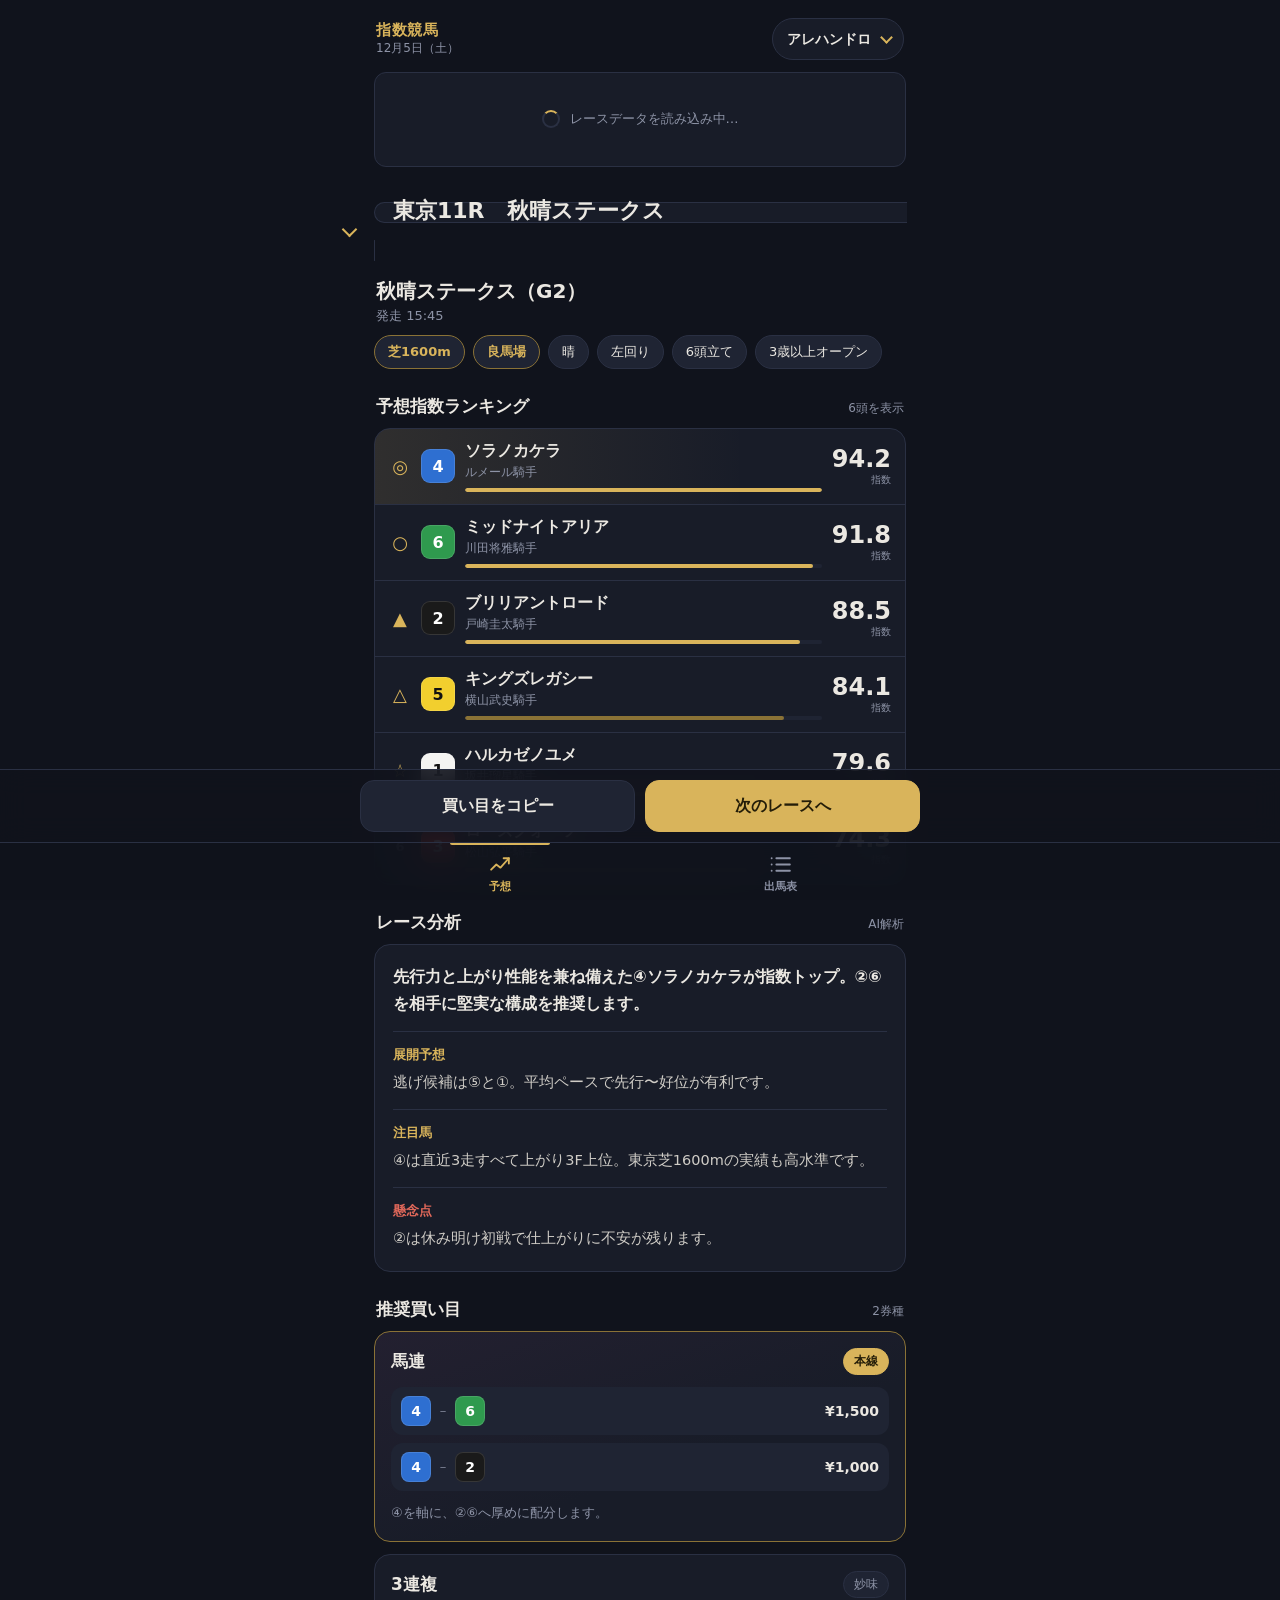
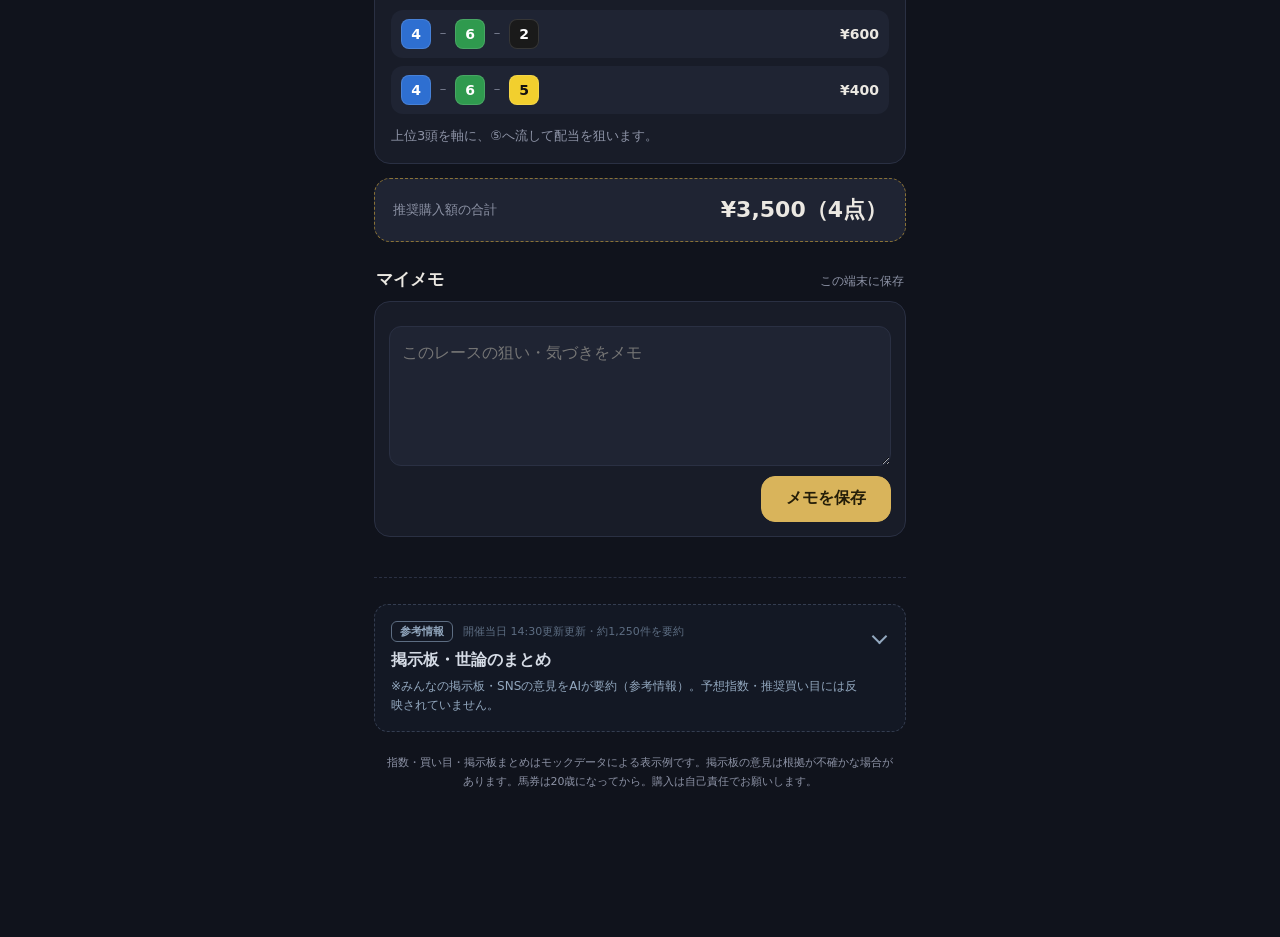
<file: index.html>
<!DOCTYPE html>
<html lang="ja">
<head>
<meta charset="UTF-8">
<meta name="viewport" content="width=device-width, initial-scale=1, viewport-fit=cover">
<meta name="theme-color" content="#10131c">
<meta name="apple-mobile-web-app-capable" content="yes">
<meta name="mobile-web-app-capable" content="yes">
<meta name="apple-mobile-web-app-status-bar-style" content="black-translucent">
<meta name="apple-mobile-web-app-title" content="指数競馬">
<link rel="manifest" href="manifest.webmanifest">
<link rel="apple-touch-icon" href="icon-180.png">
<link rel="stylesheet" href="nav.css">
<script src="nav.js" defer></script>
<title>指数競馬 | レース詳細</title>
<style>
:root{
  --bg:#10131c; --panel:#181c28; --panel2:#1f2433; --line:#2a3043;
  --text:#ebe8e2; --mute:#8d93a6; --gold:#d9b45b; --gold-d:#8a7236; --red:#e0685a;
  --r:16px;
  --font:-apple-system,"Hiragino Sans","Hiragino Kaku Gothic ProN","Noto Sans JP","Yu Gothic",system-ui,sans-serif;
}
*{box-sizing:border-box;-webkit-tap-highlight-color:transparent}
html,body{margin:0;background:var(--bg);color:var(--text);font-family:var(--font);
  -webkit-text-size-adjust:100%;overscroll-behavior-y:none}
body{padding:env(safe-area-inset-top) 0 0;min-height:100vh;min-height:100dvh}
.wrap{max-width:560px;margin:0 auto;padding:12px 14px calc(88px + var(--tab-h,0px))}
h1,h2,h3,p{margin:0}

/* header */
.top{display:flex;align-items:center;justify-content:space-between;padding:6px 2px 12px}
.brand{font-size:15px;font-weight:700;letter-spacing:.04em;color:var(--gold)}
.date{font-size:12px;color:var(--mute)}

/* race select */
.select{position:relative;background:var(--panel);border:1px solid var(--line);border-radius:var(--r)}
.select select{appearance:none;-webkit-appearance:none;width:100%;background:transparent;border:0;color:var(--text);
  font:700 22px/1.2 var(--font);padding:16px 48px 16px 18px;border-radius:var(--r);min-height:60px}
.select select:focus-visible{outline:2px solid var(--gold);outline-offset:2px}
.select::after{content:"";position:absolute;right:20px;top:50%;width:9px;height:9px;margin-top:-7px;
  border-right:2px solid var(--gold);border-bottom:2px solid var(--gold);transform:rotate(45deg);pointer-events:none}
.select option{font-size:17px;background:#fff;color:#000}

/* conditions */
.race-name{margin:18px 2px 10px;font-size:13px;color:var(--mute)}
.race-name b{display:block;font-size:20px;color:var(--text);margin-bottom:2px}
.chips{display:flex;flex-wrap:wrap;gap:8px;margin:0 0 4px}
.chip{background:var(--panel2);border:1px solid var(--line);border-radius:999px;padding:7px 13px;font-size:13px;white-space:nowrap}
.chip.main{border-color:var(--gold-d);color:var(--gold);font-weight:700}

/* sections */
section{margin-top:26px}
.sec-h{display:flex;align-items:baseline;justify-content:space-between;margin:0 2px 10px}
.sec-h h2{font-size:17px;font-weight:700}
.sec-h span{font-size:12px;color:var(--mute)}

/* ranking */
.rank{background:var(--panel);border:1px solid var(--line);border-radius:var(--r);overflow:hidden}
.row{position:relative;display:grid;grid-template-columns:22px 34px 1fr auto;gap:10px;align-items:center;
  padding:12px 14px;border-top:1px solid var(--line);min-height:62px}
.row:first-child{border-top:0}
.row.top1{background:linear-gradient(90deg,rgba(217,180,91,.12),transparent 70%)}
.mark{font-size:18px;text-align:center;color:var(--gold);font-weight:700}
.mark.dim{color:var(--mute);font-size:13px}
.num{width:34px;height:34px;border-radius:9px;display:grid;place-items:center;font-weight:800;font-size:16px;
  font-variant-numeric:tabular-nums;box-shadow:inset 0 0 0 1px rgba(255,255,255,.12)}
.info{min-width:0}
.hname{font-size:16px;font-weight:700;white-space:nowrap;overflow:hidden;text-overflow:ellipsis}
.jk{font-size:12px;color:var(--mute);margin-top:2px;white-space:nowrap;overflow:hidden;text-overflow:ellipsis}
.bar{height:4px;border-radius:2px;background:var(--panel2);margin-top:7px;overflow:hidden}
.bar i{display:block;height:100%;border-radius:2px;background:var(--gold-d);width:0;transition:width .6s cubic-bezier(.2,.8,.2,1)}
.top1 .bar i,.top2 .bar i,.top3 .bar i{background:var(--gold)}
.score{font-size:24px;font-weight:800;font-variant-numeric:tabular-nums;text-align:right;line-height:1}
.score small{display:block;font-size:10px;font-weight:500;color:var(--mute);margin-top:4px}

/* analysis */
.analysis{background:var(--panel);border:1px solid var(--line);border-radius:var(--r);padding:18px 18px 6px}
.analysis .lead{font-size:16px;line-height:1.7;font-weight:600;padding-bottom:14px;border-bottom:1px solid var(--line)}
.a-item{padding:14px 0;border-bottom:1px solid var(--line)}
.a-item:last-child{border-bottom:0}
.a-item h3{font-size:13px;color:var(--gold);margin-bottom:5px}
.a-item p{font-size:14.5px;line-height:1.8;color:#cfccc6}
.a-item.warn h3{color:var(--red)}

/* bets */
.bets{display:grid;gap:12px}
.bet{background:var(--panel);border:1px solid var(--line);border-radius:var(--r);padding:16px}
.bet.hero{border-color:var(--gold-d);background:linear-gradient(160deg,#232030,var(--panel) 60%)}
.bet-h{display:flex;align-items:center;justify-content:space-between;margin-bottom:12px}
.bet-t{font-size:17px;font-weight:800}
.badge{font-size:12px;padding:4px 10px;border-radius:999px;background:var(--panel2);color:var(--mute);border:1px solid var(--line)}
.hero .badge{background:var(--gold);color:#241d08;border-color:var(--gold);font-weight:700}
.combos{display:grid;gap:8px}
.combo{display:flex;align-items:center;gap:6px;flex-wrap:wrap;background:var(--panel2);border-radius:12px;padding:9px 10px}
.combo .dash{color:var(--mute);font-size:12px}
.combo .n{width:30px;height:30px;font-size:14px;border-radius:8px}
.combo .amt{margin-left:auto;font-size:14px;font-weight:700;font-variant-numeric:tabular-nums}
.bet-note{font-size:13px;color:var(--mute);line-height:1.7;margin-top:11px}

.summary{display:flex;justify-content:space-between;align-items:center;margin-top:14px;padding:16px 18px;
  border-radius:var(--r);background:var(--panel2);border:1px dashed var(--gold-d)}
.summary span{font-size:13px;color:var(--mute)}
.summary b{font-size:22px;font-variant-numeric:tabular-nums}
.disc{margin-top:22px;font-size:11px;line-height:1.7;color:var(--mute);text-align:center;padding:0 10px}

/* ===== 補助情報（掲示板・世論）: 本編と別トーンのスレート系・破線 ===== */
.aux{margin-top:40px;padding-top:26px;border-top:1px dashed var(--line)}
.aux-card{--sl:#93a8bf;--sl-d:#5d6d82;--sl-line:#343d50;--sl-bg:#131824;
  background:var(--sl-bg);border:1.5px dashed var(--sl-line);border-radius:14px;color:#c4cbd6}
.aux-card summary{list-style:none;cursor:pointer;position:relative;padding:16px 46px 16px 16px;min-height:56px}
.aux-card summary::-webkit-details-marker{display:none}
.aux-card summary:focus-visible{outline:2px solid var(--sl);outline-offset:2px;border-radius:14px}
.aux-top{display:flex;align-items:center;gap:10px;margin-bottom:8px}
.aux-tag{font-size:11px;font-weight:700;color:var(--sl);border:1px solid var(--sl-d);border-radius:6px;padding:2px 8px}
.aux-meta{font-size:11px;color:var(--sl-d)}
.aux-card h2{font-size:16px;font-weight:700;color:#d5dbe5}
.aux-note{font-size:12px;line-height:1.6;color:var(--sl);margin-top:6px}
.aux-card summary::after{content:"";position:absolute;right:20px;top:26px;width:9px;height:9px;
  border-right:2px solid var(--sl);border-bottom:2px solid var(--sl);transform:rotate(45deg);transition:transform .2s}
.aux-card[open] summary::after{transform:rotate(-135deg);top:30px}
.aux-body{padding:2px 16px 16px;border-top:1px dashed var(--sl-line)}
.aux-h{font-size:13px;font-weight:700;color:var(--sl);margin:18px 0 10px}
.aux .num{width:26px;height:26px;font-size:13px;border-radius:7px;opacity:.9}
.dk{display:grid;grid-template-columns:26px 1fr;gap:10px;padding:11px 0;border-top:1px dotted var(--sl-line)}
.dk:first-of-type{border-top:0}
.dk-n{font-size:14px;font-weight:700;color:#d5dbe5}
.dk-n em{font-style:normal;font-size:11px;font-weight:500;color:var(--sl);margin-left:8px;border:1px solid var(--sl-line);border-radius:5px;padding:1px 6px}
.dk p{font-size:13.5px;line-height:1.7;margin-top:3px}
.heat{display:block;font-size:11px;color:var(--sl-d);margin-top:5px;letter-spacing:.1em}
.heat b{color:var(--sl);font-weight:400}
.trend{display:grid;grid-template-columns:repeat(3,1fr);gap:6px;margin-bottom:12px}
.trend span{text-align:center;font-size:12.5px;padding:8px 0;border:1px dashed var(--sl-line);border-radius:8px;color:var(--sl-d)}
.trend span.on{border-style:solid;border-color:var(--sl);color:#e1e6ee;font-weight:700;background:rgba(147,168,191,.12)}
.gn{display:grid;grid-template-columns:62px 1fr;gap:8px;padding:8px 0;font-size:13.5px;line-height:1.65}
.gn time{font-size:11.5px;color:var(--sl-d);padding-top:2px}
.vw{border-left:2px dashed var(--sl-d);padding:2px 0 2px 12px;margin:0 0 12px}
.vw p{font-size:13.5px;line-height:1.7}
.vw div{margin-top:5px;font-size:11.5px;color:var(--sl-d)}
.vw div b{color:var(--sl);font-weight:600;margin-right:8px}
.aux-foot{font-size:11px;line-height:1.7;color:var(--sl-d);margin-top:6px}

/* account / status / memo */
.acct{position:relative}
.acct select{appearance:none;-webkit-appearance:none;background:var(--panel);border:1px solid var(--line);color:var(--text);
  font:700 14px var(--font);padding:0 32px 0 14px;border-radius:999px;min-height:42px;max-width:160px}
.acct select:focus-visible{outline:2px solid var(--gold);outline-offset:2px}
.acct::after{content:"";position:absolute;right:13px;top:50%;width:7px;height:7px;margin-top:-6px;
  border-right:2px solid var(--gold);border-bottom:2px solid var(--gold);transform:rotate(45deg);pointer-events:none}
.status{display:flex;align-items:center;gap:10px;margin:0 0 14px;padding:12px 14px;border-radius:12px;font-size:13px;line-height:1.6}
.status[hidden],#main[hidden]{display:none}
.status.load{justify-content:center;padding:36px 14px;background:var(--panel);border:1px solid var(--line);color:var(--mute)}
.status.warn{background:rgba(224,104,90,.1);border:1px solid rgba(224,104,90,.4);color:#f0b3ab}
.status .retry{margin-left:auto;flex:none;height:38px;padding:0 14px;border-radius:10px;border:1px solid currentColor;
  background:transparent;color:inherit;font:700 13px var(--font);cursor:pointer}
.spin{width:18px;height:18px;border:2px solid var(--line);border-top-color:var(--gold);border-radius:50%;animation:sp .8s linear infinite}
@keyframes sp{to{transform:rotate(360deg)}}
.memo{background:var(--panel);border:1px solid var(--line);border-radius:var(--r);padding:14px}
.memo-who{font-size:13px;color:var(--mute);margin-bottom:10px}
.memo-who b{color:var(--gold);font-size:15px}
.memo textarea{display:block;width:100%;min-height:140px;resize:vertical;background:var(--panel2);border:1px solid var(--line);
  border-radius:12px;color:var(--text);font:16px/1.7 var(--font);padding:12px}
.memo textarea:focus{outline:2px solid var(--gold);outline-offset:1px}
.memo-f{display:flex;align-items:center;justify-content:space-between;gap:10px;margin-top:10px}
.memo-st{font-size:12px;color:var(--mute)}
.memo-st.dirty{color:var(--gold)}
.memo .btn{height:46px;padding:0 24px}

/* bottom bar */
.bar-b{position:fixed;left:0;right:0;bottom:var(--tab-h,0px);z-index:5;padding:10px 14px;
  background:rgba(16,19,28,.88);-webkit-backdrop-filter:blur(14px);backdrop-filter:blur(14px);border-top:1px solid var(--line)}
.bar-b div{max-width:560px;margin:0 auto;display:grid;grid-template-columns:1fr 1fr;gap:10px}
.btn{height:52px;border-radius:14px;border:1px solid var(--line);background:var(--panel2);color:var(--text);
  font:700 16px var(--font);cursor:pointer}
.btn.pri{background:var(--gold);color:#241d08;border-color:var(--gold)}
.btn:active{transform:scale(.98)}
.btn:focus-visible{outline:2px solid var(--gold);outline-offset:2px}

.toast{position:fixed;left:50%;bottom:calc(var(--tab-h,0px) + 84px);transform:translate(-50%,20px);opacity:0;
  background:var(--text);color:#111;padding:11px 18px;border-radius:999px;font-size:14px;font-weight:700;
  transition:.25s;pointer-events:none;z-index:9;white-space:nowrap}
.toast.show{opacity:1;transform:translate(-50%,0)}

@media (max-width:360px){.score{font-size:21px}.hname{font-size:15px}.select select{font-size:19px}}
@media (prefers-reduced-motion:reduce){*{transition:none!important}}
</style>
</head>
<body>
<div class="wrap">
  <div class="top"><div><div class="brand">指数競馬</div><div class="date" id="today"></div></div>
    <label class="acct"><select id="acctSel" aria-label="アカウントを切り替え"></select></label></div>

  <div id="status" class="status load" role="status"><div class="spin"></div><span>レースデータを読み込み中…</span></div>

  <div id="main" hidden>
  <label class="select" aria-label="レースを選択">
    <select id="raceSel"></select>
  </label>

  <div class="race-name" id="raceName"></div>
  <div class="chips" id="conds"></div>

  <section>
    <div class="sec-h"><h2>予想指数ランキング</h2><span id="fieldCount"></span></div>
    <div class="rank" id="rank"></div>
  </section>

  <section>
    <div class="sec-h"><h2>レース分析</h2><span>AI解析</span></div>
    <div class="analysis" id="analysis"></div>
  </section>

  <section>
    <div class="sec-h"><h2>推奨買い目</h2><span id="betCount"></span></div>
    <div class="bets" id="bets"></div>
    <div class="summary"><span>推奨購入額の合計</span><b id="total"></b></div>
  </section>

  <section>
    <div class="sec-h"><h2>マイメモ</h2><span>この端末に保存</span></div>
    <div class="memo">
      <div class="memo-who" id="memoWho"></div>
      <textarea id="memoText" placeholder="このレースの狙い・気づきをメモ" aria-label="レースメモ"></textarea>
      <div class="memo-f"><span class="memo-st" id="memoSt"></span><button class="btn pri" id="memoSave" type="button">メモを保存</button></div>
    </div>
  </section>

  <section class="aux" aria-label="補助情報">
    <details class="aux-card" id="aux">
      <summary>
        <div class="aux-top"><span class="aux-tag">参考情報</span><span class="aux-meta" id="auxMeta"></span></div>
        <h2>掲示板・世論のまとめ</h2>
        <p class="aux-note">※みんなの掲示板・SNSの意見をAIが要約（参考情報）。予想指数・推奨買い目には反映されていません。</p>
      </summary>
      <div class="aux-body" id="auxBody"></div>
    </details>
  </section>

  <p class="disc">指数・買い目・掲示板まとめはモックデータによる表示例です。掲示板の意見は根拠が不確かな場合があります。馬券は20歳になってから。購入は自己責任でお願いします。</p>
  </div>
</div>

<div class="bar-b"><div>
  <button class="btn" id="shareBtn" type="button">買い目をコピー</button>
  <button class="btn pri" id="nextBtn" type="button">次のレースへ</button>
</div></div>
<div class="toast" id="toast" role="status"></div>

<nav class="tabbar" aria-label="メインメニュー"><div class="tabbar-in">
  <a class="tab" href="index.html" aria-current="page"><svg viewBox="0 0 24 24" aria-hidden="true"><path d="M3 17l5-5 4 3 8-9"/><path d="M15 6h5v5"/></svg><span>予想</span></a>
  <a class="tab" href="shutuba.html"><svg viewBox="0 0 24 24" aria-hidden="true"><path d="M8 6h13M8 12h13M8 18h13M3.5 6h.01M3.5 12h.01M3.5 18h.01"/></svg><span>出馬表</span></a>
</div></nav>


<script>
/* ===== モックデータ（全て架空） ===== */
const FALLBACK_RACES = [
  {
    id:"tokyo11", label:"東京11R", name:"秋晴ステークス", grade:"G2", start:"15:45",
    cond:{surface:"芝",dist:1600,going:"良",weather:"晴",course:"左回り",field:10,cls:"3歳以上オープン"},
    horses:[
      {n:4,name:"ソラノカケラ",jk:"ルメール",s:94.2},
      {n:7,name:"ミッドナイトアリア",jk:"川田将雅",s:91.8},
      {n:2,name:"ブリリアントロード",jk:"戸崎圭太",s:88.5},
      {n:9,name:"キングズレガシー",jk:"横山武史",s:84.1},
      {n:5,name:"ハルカゼノユメ",jk:"坂井瑠星",s:79.6},
      {n:1,name:"ローズクォーツ",jk:"松山弘平",s:74.3},
      {n:10,name:"サンライズバレット",jk:"岩田望来",s:70.9},
      {n:3,name:"アサヒノマイ",jk:"津村明秀",s:66.2},
      {n:8,name:"テンカイチバン",jk:"丹内祐次",s:61.7},
      {n:6,name:"グレイスフルムーン",jk:"菅原明良",s:57.4}
    ],
    lead:"先行力と上がり性能を兼ね備えた④ソラノカケラが指数トップ。②③を相手に、堅実な馬連・3連複中心の構成を推奨します。",
    notes:[
      ["展開予想","逃げ候補は⑨キングズレガシーと⑤ハルカゼノユメ。前半600mは34秒台前半の平均ペースと予測し、先行〜好位で運べる馬に有利な流れです。"],
      ["注目馬","④ソラノカケラは直近3走すべて上がり3F上位。東京芝1600mの実績も高く、安定感は今回のメンバーで頭ひとつ抜けています。⑦ミッドナイトアリアは外枠から末脚を伸ばすタイプで、展開次第では逆転も。"],
      ["馬場傾向","良馬場で内外の差は小さく、直線で馬群がばらければ外差しも届く状態です。"],
      ["懸念点","②ブリリアントロードは休み明け初戦で仕上がりに不安が残ります。⑨は前走で逃げて消耗しており、評価を一段下げました。",1]
    ],
    bets:[
      {type:"馬連",tag:"本線",hero:1,combos:[[4,7,1500],[4,2,1000]],note:"指数上位3頭の組み合わせ。④を軸に、②⑦へ厚めに配分します。"},
      {type:"ワイド",tag:"保険",combos:[[4,9,800],[7,2,700]],note:"的中率を高めるための押さえ。人気薄の⑨が絡むと妙味が出ます。"},
      {type:"3連複",tag:"妙味",combos:[[4,7,2,600],[4,7,9,400],[4,2,5,300]],note:"上位3頭の3連複を軸に、④⑦から⑨・⑤へ流して配当を狙います。"}
    ]
  },
  {
    id:"nakayama11", label:"中山11R", name:"アルカディアカップ", grade:"G3", start:"15:25",
    cond:{surface:"芝",dist:2000,going:"稍重",weather:"曇",course:"右回り",field:9,cls:"3歳以上オープン"},
    horses:[
      {n:6,name:"ストームブレイカー",jk:"武豊",s:92.6},
      {n:3,name:"ヴェールオブナイト",jk:"レーン",s:89.4},
      {n:8,name:"カゼノトビラ",jk:"田辺裕信",s:85.7},
      {n:1,name:"ゴールデンシーズン",jk:"福永祐一",s:80.2},
      {n:5,name:"アイボリーコースト",jk:"石橋脩",s:76.8},
      {n:9,name:"ナナイロノウタ",jk:"三浦皇成",s:71.5},
      {n:2,name:"ブルームフィールド",jk:"木幡巧也",s:65.9},
      {n:7,name:"ペルセウスノヒカリ",jk:"丸山元気",s:62.3},
      {n:4,name:"ミナモノツキ",jk:"鮫島克駿",s:58.0}
    ],
    lead:"稍重の中山2000mはタフな持久力勝負。スタミナ指数で上回る⑥ストームブレイカーを中心視します。",
    notes:[
      ["展開予想","内回りでコーナー6回の設計。ペースが落ち着けば先行勢が残りやすく、③⑧の好位勢に注意が必要です。"],
      ["注目馬","⑥は道悪実績が豊富で、重馬場のレースで連対を外していません。③は鋭い瞬発力が武器ですが、馬場が渋ると少し割引です。"],
      ["馬場傾向","雨の影響で内側がやや荒れ気味。3〜4コーナーで外を回しても差は詰められる状態です。"],
      ["懸念点","⑧カゼノトビラは右回りでの勝ち鞍がなく、コース替わりが課題。",1]
    ],
    bets:[
      {type:"馬連",tag:"本線",hero:1,combos:[[6,3,1800],[6,8,900]],note:"⑥を軸に、道悪適性の高さを素直に評価した組み合わせです。"},
      {type:"3連複",tag:"妙味",combos:[[6,3,8,700],[6,3,1,500]],note:"上位勢に⑧と⑥を加えた構成で、3着争いも想定します。"}
    ]
  },
  {
    id:"kyoto11", label:"京都11R", name:"鴨川ダッシュ", grade:"OP", start:"15:35",
    cond:{surface:"ダ",dist:1200,going:"重",weather:"小雨",course:"右回り",field:12,cls:"4歳以上オープン"},
    horses:[
      {n:11,name:"ライジングフレア",jk:"浜中俊",s:93.0},
      {n:5,name:"カミナリスプリント",jk:"幸英明",s:90.1},
      {n:2,name:"ブラックオパール",jk:"藤岡佑介",s:86.4},
      {n:8,name:"チェリーブロッサム",jk:"北村友一",s:82.9},
      {n:12,name:"ダイナミックラン",jk:"池添謙一",s:78.8},
      {n:3,name:"トウキョウノヨル",jk:"和田竜二",s:73.1},
      {n:6,name:"ワイルドカード",jk:"岩田康誠",s:69.5},
      {n:1,name:"エンジェルハート",jk:"西村淳也",s:64.7},
      {n:9,name:"スナアラシ",jk:"団野大成",s:60.2},
      {n:7,name:"オオゾラノカナタ",jk:"小沢大仁",s:55.9},
      {n:10,name:"アマテラスダンス",jk:"角田大河",s:52.3},
      {n:4,name:"ツキカゲノマイ",jk:"古川吉洋",s:48.0}
    ],
    lead:"重馬場のダート短距離は前残りの傾向。テンの速い⑪ライジングフレアと⑤の先行2頭を軸に組み立てます。",
    notes:[
      ["展開予想","⑪と⑤がハナを主張しそう。前半3Fは33秒台の速い流れですが、脚抜きが良いため前の馬が止まりにくい馬場です。"],
      ["注目馬","⑪は外枠でも二の脚が速く、ダート1200mで3勝。②ブラックオパールは差しに回れば一発の魅力があります。"],
      ["懸念点","⑧は重馬場でのパフォーマンスが低下する傾向があり、指数を割り引いています。",1]
    ],
    bets:[
      {type:"馬連",tag:"本線",hero:1,combos:[[11,5,1500],[11,2,1000]],note:"先行力上位の⑪を軸に、⑤②へ。"},
      {type:"3連複",tag:"妙味",combos:[[11,5,2,800],[11,5,8,400],[11,5,12,300]],note:"逃げ・先行の2頭を軸に、3着候補を広めに押さえます。"}
    ]
  }
];

/* ===== 掲示板・SNS要約（補助情報／全て架空） ===== */
const FALLBACK_BUZZ = {
  tokyo11:{
    meta:"14:32更新・約1,240件を要約",
    dark:[
      {n:10,txt:"坂路で自己ベストを記録。「追い切りの動きが別馬」という声が複数あり、人気薄なら妙味ありと見る投稿が増加中。",heat:4},
      {n:5,txt:"前走は不利を受けて着順ほど負けていないとの見方。外枠から流れに乗れれば上位争いも。",heat:3},
      {n:3,txt:"陣営コメントが強気との書き込み。ただ根拠は見当たらず、噂の域を出ません。",heat:2}
    ],
    trend:1,
    going:[
      ["12分前","前のレースは外から差し切り。直線は外めに伸びる馬が目立つとの声。"],
      ["40分前","内側の芝は傷みが少なく、先行馬も残っているという報告。"],
      ["1時間前","含水率は平年並み。時計は標準的との投稿。"]
    ],
    views:[
      ["枠順","外枠のスタートが鍵になりそう。出遅れ癖のある馬は割引という意見が優勢。",128],
      ["不利","前走の不利が響いていただけで今回は狙い目、と⑤を推す声。",96],
      ["展開","逃げ馬が複数いてペースは流れそう。差し馬有利を想定するファンが多数。",74],
      ["人気","④は人気が集中して妙味が薄いという慎重な見方も。",51]
    ]
  },
  nakayama11:{
    meta:"14:28更新・約860件を要約",
    dark:[
      {n:9,txt:"時計のかかる稍重は合うはず。母方の血統から道悪巧者と見る向きあり。",heat:4},
      {n:2,txt:"馬体の仕上がりが絶好とのコメント。人気になっていない今回は一考、という声。",heat:3},
      {n:7,txt:"最内を立ち回れば粘れるかも、という程度の言及。話題性は低め。",heat:2}
    ],
    trend:2,
    going:[
      ["8分前","内ラチ沿いは雨で傷みが進み、外を回した馬の伸びが目立つとの報告。"],
      ["35分前","稍重発表だが水分は抜けつつあり、回復途上との声。"],
      ["1時間前","序盤のレースは時計が平年より約1秒かかっていたとの投稿。"]
    ],
    views:[
      ["道悪","⑥は道悪実績で頭ひとつ抜けているとの声が大半。",142],
      ["コース","⑧は右回りの勝ち鞍なし。人気ほど信用できない、という意見。",88],
      ["馬場","外差しが効くなら③の末脚が活きると見る投稿。",63]
    ]
  },
  kyoto11:{
    meta:"14:35更新・約980件を要約",
    dark:[
      {n:6,txt:"重馬場でパフォーマンスが上がるタイプとの指摘。ダート短距離の道悪で過去2勝。",heat:4},
      {n:9,txt:"揉まれずに運べれば粘り込みもあるのでは、との声。",heat:3},
      {n:1,txt:"人気薄だが、相手なりに走るタイプという書き込みが少数。",heat:2}
    ],
    trend:0,
    going:[
      ["6分前","逃げ・先行馬が連続で押し切り。差しは届きにくいという書き込みが多数。"],
      ["30分前","小雨で脚抜きの良い状態が継続。時計は速めとの声。"],
      ["1時間前","外のダートは砂がやや深く、差し馬は苦戦気味との報告。"]
    ],
    views:[
      ["スタート","⑪は外枠でもダッシュ力でハナを取れるかが鍵という見方。",117],
      ["重馬場","脚抜きが良く前残り濃厚。逃げ・先行馬中心で組む派が多数。",91],
      ["道悪","⑧は重で割引、との声。",57]
    ]
  }
};
const TREND = ["内が有利","フラット","外が有利"];

function renderBuzz(r, sorted){
  const b = BUZZ[r.id], total = r.cond.field;
  if(!b){
    $("auxMeta").textContent = "データなし";
    $("auxBody").innerHTML = `<p class="aux-foot" style="margin-top:14px">このレースの掲示板まとめは取得できていません。</p>`;
    return;
  }
  const rank = n => sorted.findIndex(h => h.n === n) + 1;
  const nm = n => r.horses.find(h => h.n === n).name;
  $("auxMeta").textContent = b.meta;
  $("auxBody").innerHTML =
    `<h3 class="aux-h">注目されている穴馬の噂</h3>` +
    b.dark.map(d => `<div class="dk">${numBadge(d.n,total)}<div>
      <div class="dk-n">${nm(d.n)}<em>指数${rank(d.n)}位</em></div>
      <p>${d.txt}</p>
      <span class="heat">話題度 <b>${"●".repeat(d.heat)}</b>${"○".repeat(5-d.heat)}</span></div></div>`).join("") +
    `<h3 class="aux-h">馬場状態のリアルタイムの気配</h3>
     <div class="trend">${TREND.map((t,k) => `<span class="${k===b.trend?"on":""}">${t}</span>`).join("")}</div>` +
    b.going.map(([t,x]) => `<div class="gn"><time>${t}</time><span>${x}</span></div>`).join("") +
    `<h3 class="aux-h">ファンの主な見解</h3>` +
    b.views.map(([tag,x,l]) => `<div class="vw"><p>「${x}」</p><div><b>${tag}</b>共感 ${l}</div></div>`).join("") +
    `<p class="aux-foot">投稿内容の真偽は確認されていません。判断の材料のひとつとしてご利用ください。</p>`;
}

/* ===== 枠色（JRA基準） ===== */
const GATE = [
  {bg:"#f4f4f2",fg:"#111"},{bg:"#1a1a1a",fg:"#fff"},{bg:"#d6362f",fg:"#fff"},{bg:"#2e6fd1",fg:"#fff"},
  {bg:"#f2cf2e",fg:"#111"},{bg:"#2f9a4e",fg:"#fff"},{bg:"#ee8a1d",fg:"#111"},{bg:"#ee86b4",fg:"#111"}
];
function gateOf(num,total){
  if(total<=8) return num-1;
  const single = 16-total;
  return num<=single ? num-1 : single + Math.ceil((num-single)/2) - 1;
}
const MARKS = ["◎","○","▲","△","☆"];
const $ = id => document.getElementById(id);
const yen = v => "¥" + v.toLocaleString("ja-JP");

let cur = 0;

function numBadge(n,total,cls){
  const g = GATE[Math.min(7,gateOf(n,total))];
  return `<span class="num ${cls||""}" style="background:${g.bg};color:${g.fg}">${n}</span>`;
}

function render(i){
  flushMemo();
  cur = i;
  const r = RACES[i], c = r.cond, total = c.field;
  $("raceName").innerHTML = `<b>${r.name}（${r.grade}）</b>発走 ${r.start}`;
  $("conds").innerHTML = [
    [`${c.surface}${c.dist}m`,1],[`${c.going}馬場`,1],[c.weather],[c.course],[`${c.field}頭立て`],[c.cls]
  ].map(([t,m]) => `<span class="chip${m?" main":""}">${t}</span>`).join("");

  const sorted = [...r.horses].sort((a,b) => b.s - a.s);
  const max = sorted[0].s;
  $("fieldCount").textContent = `${sorted.length}頭を表示`;
  $("rank").innerHTML = sorted.map((h,k) => `
    <div class="row${k<3?` top${k+1}`:""}">
      <div class="mark${k>4?" dim":""}">${MARKS[k]||k+1}</div>
      ${numBadge(h.n,total)}
      <div class="info">
        <div class="hname">${h.name}</div>
        <div class="jk">${h.jk}騎手</div>
        <div class="bar"><i data-w="${(h.s/max*100).toFixed(1)}"></i></div>
      </div>
      <div class="score">${h.s.toFixed(1)}<small>指数</small></div>
    </div>`).join("");
  requestAnimationFrame(() => requestAnimationFrame(() =>
    document.querySelectorAll(".bar i").forEach(e => e.style.width = e.dataset.w + "%")));

  $("analysis").innerHTML =
    `<p class="lead">${r.lead}</p>` +
    r.notes.map(([t,p,w]) => `<div class="a-item${w?" warn":""}"><h3>${t}</h3><p>${p}</p></div>`).join("");

  let sum = 0, pts = 0;
  $("betCount").textContent = `${r.bets.length}券種`;
  $("bets").innerHTML = r.bets.map(b => {
    const rows = b.combos.map(cb => {
      const amt = cb[cb.length-1], nums = cb.slice(0,-1);
      sum += amt; pts++;
      return `<div class="combo">${nums.map((n,k) =>
        (k?'<span class="dash">－</span>':'') + numBadge(n,total,"n")).join("")}
        <span class="amt">${yen(amt)}</span></div>`;
    }).join("");
    return `<div class="bet${b.hero?" hero":""}">
      <div class="bet-h"><span class="bet-t">${b.type}</span><span class="badge">${b.tag}</span></div>
      <div class="combos">${rows}</div><p class="bet-note">${b.note}</p></div>`;
  }).join("");
  $("total").textContent = `${yen(sum)}（${pts}点）`;
  renderBuzz(r, sorted);
  loadMemo();
  try{ localStorage.setItem("lastRace", r.id); }catch(e){}
}

function toast(msg){
  const t = $("toast"); t.textContent = msg; t.classList.add("show");
  clearTimeout(toast.t); toast.t = setTimeout(() => t.classList.remove("show"), 1800);
}

function betText(){
  const r = RACES[cur];
  const lines = [`${r.label} ${r.name}`];
  r.bets.forEach(b => b.combos.forEach(cb => {
    lines.push(`${b.type} ${cb.slice(0,-1).join("-")}  ${yen(cb[cb.length-1])}`);
  }));
  return lines.join("\n");
}

/* ===== 外部データ読み込み ===== */
let RACES = [], BUZZ = {}, usingFallback = false;
async function getJSON(url){
  const ctl = new AbortController(), t = setTimeout(() => ctl.abort(), 8000);
  try{
    const res = await fetch(url, {cache:"no-cache", signal:ctl.signal});
    if(!res.ok) throw new Error("HTTP " + res.status);
    return await res.json();
  } finally { clearTimeout(t); }
}
const TR = {inside:0, flat:1, outside:2};
function normRaces(j){
  if(!j || !Array.isArray(j.races) || !j.races.length) throw new Error("races が空です");
  return j.races.map(r => {
    const c = r.condition || {}, hs = r.horses || [], a = r.analysis || {};
    if(!r.id || !hs.length) throw new Error("race.id / horses が不正です");
    return {
      id:r.id, label:r.label || r.id, name:r.name || "", grade:r.grade || "", start:r.start_time || "",
      cond:{surface:c.surface || "", dist:c.distance || "", going:c.going || "", weather:c.weather || "-",
            course:c.course || "", field:c.field_size || hs.length, cls:c.class || ""},
      horses:hs.map(h => ({n:h.num, name:h.name, jk:h.jockey, s:h.score})),
      lead:a.summary || "",
      notes:(a.points || []).map(p => [p.title, p.text, p.warn ? 1 : 0]),
      bets:(r.bets || []).map(b => ({type:b.type, tag:b.tag || "", hero:b.hero ? 1 : 0, note:b.note || "",
            combos:(b.combos || []).map(x => [...x.nums, x.amount])}))
    };
  });
}
function normBuzz(j){
  if(!j || !Array.isArray(j.summaries)) throw new Error("summaries がありません");
  const out = {};
  j.summaries.forEach(s => {
    const g = s.going || {};
    out[s.race_id] = {
      meta:`${s.updated_at || ""}更新・約${(s.post_count || 0).toLocaleString("ja-JP")}件を要約`,
      dark:(s.dark_horses || []).map(d => ({n:d.num, txt:d.comment, heat:Math.max(1, Math.min(5, d.heat || 1))})),
      trend:TR[g.trend] ?? 1,
      going:(g.reports || []).map(x => [x.time, x.text]),
      views:(s.views || []).map(v => [v.tag, v.text, v.likes || 0])
    };
  });
  return out;
}

function setStatus(kind, msg){
  const s = $("status");
  if(!kind){ s.hidden = true; return; }
  s.hidden = false; s.className = "status " + kind;
  s.innerHTML = kind === "load" ? `<div class="spin"></div><span>${msg}</span>`
    : `<span>${msg}</span><button type="button" class="retry" id="retryBtn">再読み込み</button>`;
  const b = $("retryBtn"); if(b) b.onclick = loadAll;
}

async function loadAll(){
  setStatus("load", "レースデータを読み込み中…");
  const keepId = RACES[cur] && RACES[cur].id;
  const [rr, bb] = await Promise.allSettled([getJSON("race_data.json"), getJSON("bulletin_summary.json")]);
  let buzzFailed = false;
  try{
    if(rr.status !== "fulfilled") throw rr.reason;
    RACES = normRaces(rr.value); usingFallback = false;
  }catch(e){ console.warn("race_data.json:", e); RACES = FALLBACK_RACES; usingFallback = true; }
  try{
    if(bb.status !== "fulfilled") throw bb.reason;
    BUZZ = normBuzz(bb.value);
  }catch(e){ console.warn("bulletin_summary.json:", e); buzzFailed = true; BUZZ = usingFallback ? FALLBACK_BUZZ : {}; }

  let last = keepId; 
  try{ last = last || localStorage.getItem("lastRace"); }catch(e){}
  const idx = Math.max(0, RACES.findIndex(r => r.id === last));
  sel.innerHTML = RACES.map((r,k) => `<option value="${k}">${r.label}　${r.name}</option>`).join("");
  sel.value = idx;
  $("main").hidden = false;
  render(idx);

  if(usingFallback) setStatus("warn", "race_data.json を読み込めませんでした。内蔵のサンプルデータを表示しています。");
  else if(buzzFailed) setStatus("warn", "掲示板まとめ（bulletin_summary.json）を取得できませんでした。レース情報は最新です。");
  else setStatus(null);
}

/* ===== アカウント & メモ ===== */
const ACCOUNTS = ["アレハンドロ","カワブン","カホ","ウルゲン"];
let account = ACCOUNTS[0];
try{ const a = localStorage.getItem("account"); if(ACCOUNTS.includes(a)) account = a; }catch(e){}

let memoCtx = null, memoDirty = false;
const memoKey = (a, id) => `memo:${a}:${id}`;
function memoState(t, dirty){ const e = $("memoSt"); e.textContent = t; e.className = "memo-st" + (dirty ? " dirty" : ""); }
function writeMemo(ctx){
  const v = $("memoText").value;
  try{
    if(v.trim()) localStorage.setItem(memoKey(ctx.a, ctx.id), v);
    else localStorage.removeItem(memoKey(ctx.a, ctx.id));
    return true;
  }catch(e){ return false; }
}
function flushMemo(){            // 切り替え前に未保存の変更を元の組み合わせへ自動保存
  if(!memoCtx || !memoDirty) return;
  if(writeMemo(memoCtx)) memoDirty = false;
}
function loadMemo(){
  const r = RACES[cur]; memoCtx = {a:account, id:r.id};
  let v = ""; try{ v = localStorage.getItem(memoKey(account, r.id)) || ""; }catch(e){}
  $("memoText").value = v; memoDirty = false;
  $("memoWho").innerHTML = `<b>${account}</b> のメモ ／ ${r.label} ${r.name}`;
  memoState(v ? "保存済み" : "未入力", false);
}

/* ===== 初期化 ===== */
const sel = $("raceSel"), acSel = $("acctSel");
acSel.innerHTML = ACCOUNTS.map(a => `<option>${a}</option>`).join("");
acSel.value = account;
acSel.addEventListener("change", () => {
  flushMemo(); account = acSel.value;
  try{ localStorage.setItem("account", account); }catch(e){}
  if(RACES.length) loadMemo();
  toast(`${account} に切り替えました`);
});
sel.addEventListener("change", () => { render(+sel.value); window.scrollTo({top:0,behavior:"smooth"}); });
$("nextBtn").addEventListener("click", () => {
  const n = (cur + 1) % RACES.length;
  sel.value = n; render(n); window.scrollTo({top:0,behavior:"smooth"});
});
$("shareBtn").addEventListener("click", async () => {
  const text = betText();
  try{
    if(navigator.clipboard && window.isSecureContext){ await navigator.clipboard.writeText(text); }
    else{
      const ta = document.createElement("textarea"); ta.value = text; document.body.appendChild(ta);
      ta.select(); document.execCommand("copy"); ta.remove();
    }
    toast("買い目をコピーしました");
  }catch(e){ toast("コピーできませんでした"); }
});
$("memoText").addEventListener("input", () => { memoDirty = true; memoState("未保存の変更があります", true); });
$("memoSave").addEventListener("click", () => {
  if(!memoCtx) return;
  if(writeMemo(memoCtx)){ memoDirty = false; memoState($("memoText").value.trim() ? "保存済み" : "未入力", false); toast("メモを保存しました"); }
  else toast("保存できませんでした");
});
document.addEventListener("visibilitychange", () => { if(document.hidden) flushMemo(); });
window.addEventListener("pagehide", flushMemo);

const d = new Date();
$("today").textContent = `${d.getMonth()+1}月${d.getDate()}日（${"日月火水木金土"[d.getDay()]}）`;
loadAll();
</script>
</body>
</html>
</file>
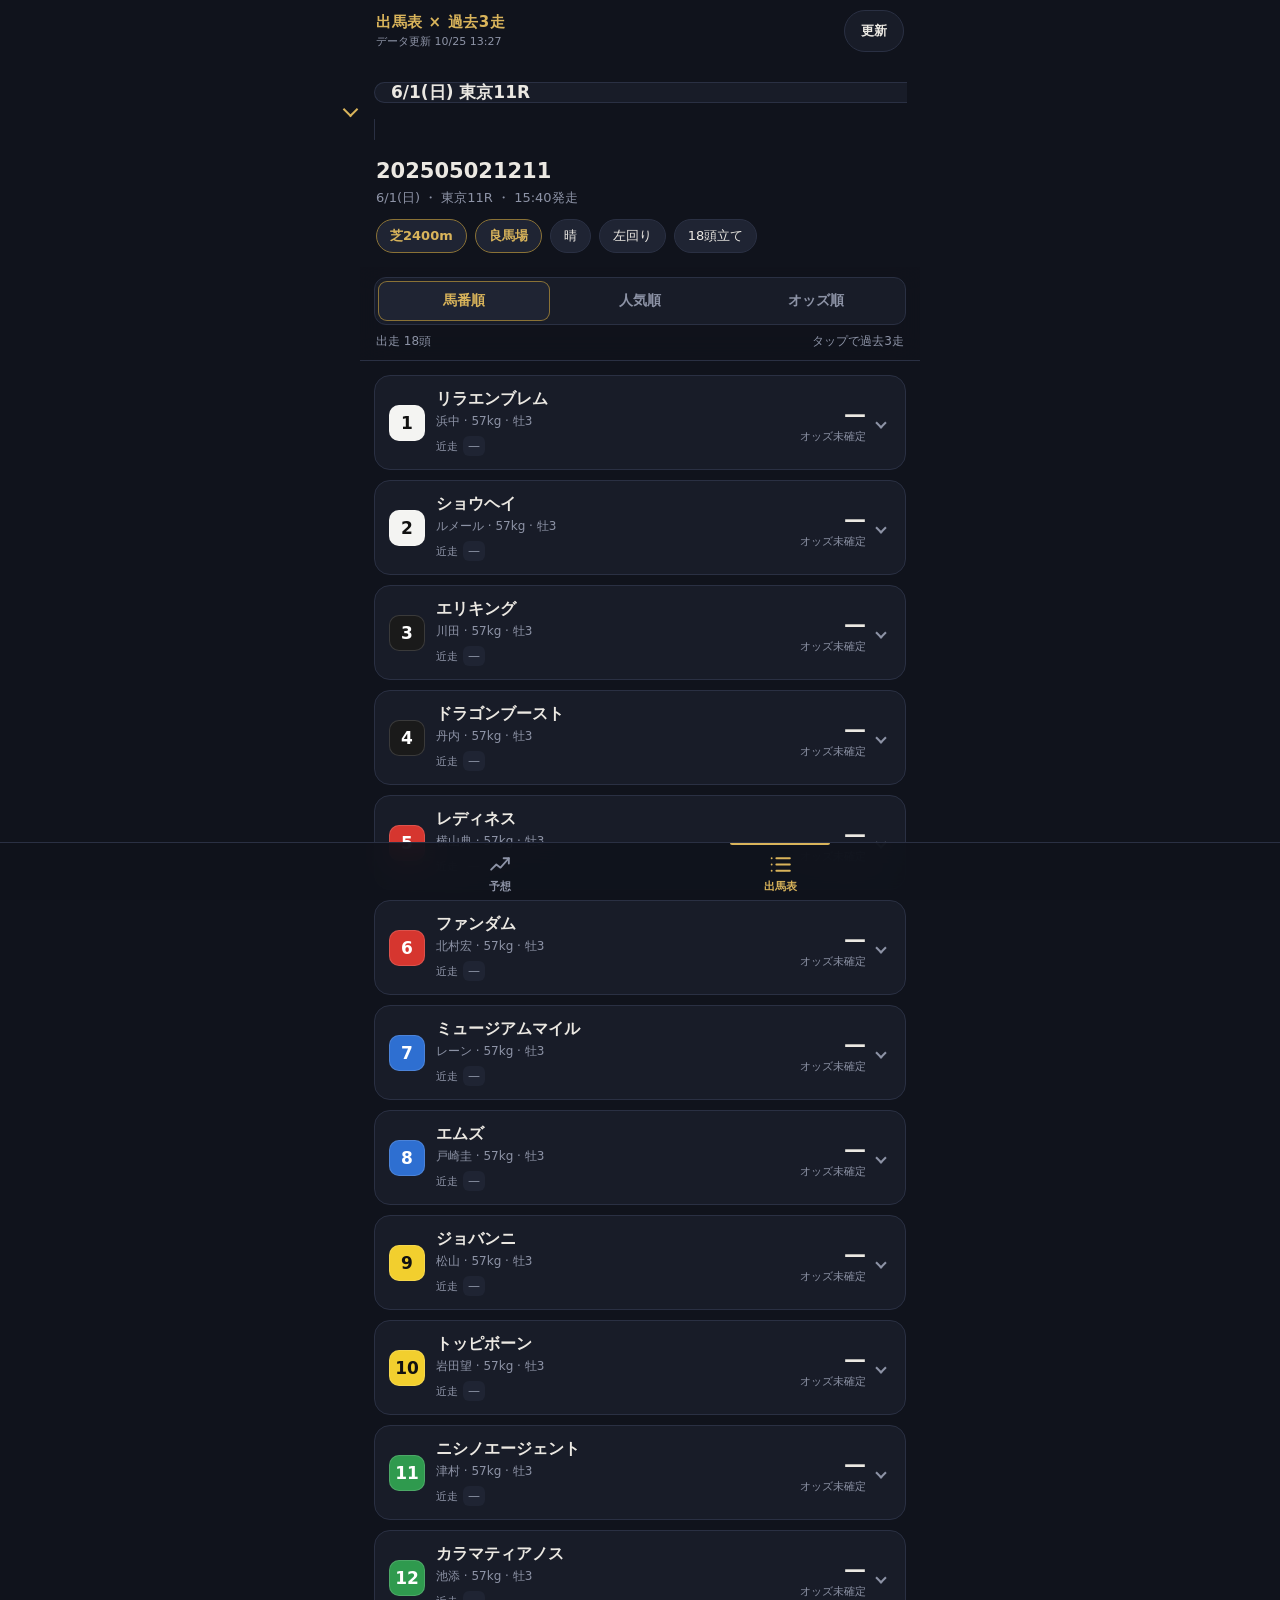
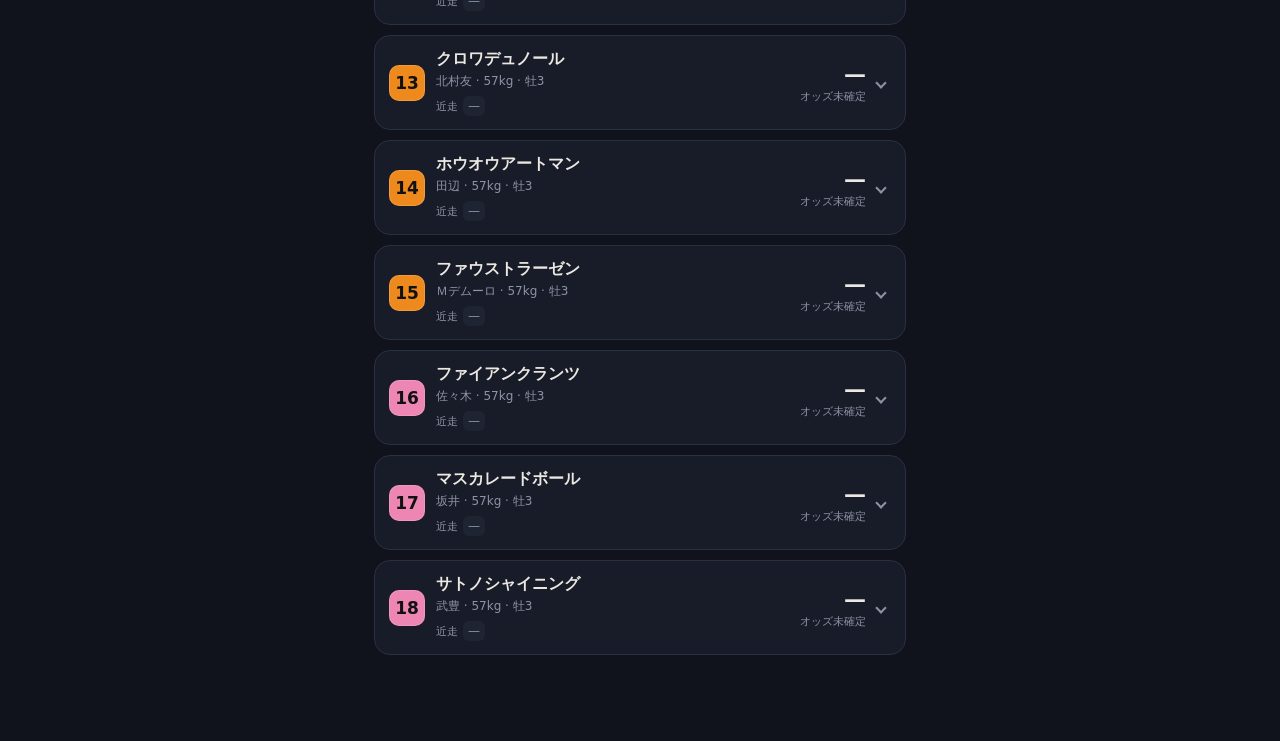
<file: shutuba.html>
<!DOCTYPE html>
<html lang="ja">
<head>
<meta charset="UTF-8">
<meta name="viewport" content="width=device-width, initial-scale=1, viewport-fit=cover">
<meta name="color-scheme" content="dark">
<meta name="theme-color" content="#10131c">
<meta name="apple-mobile-web-app-capable" content="yes">
<meta name="mobile-web-app-capable" content="yes">
<meta name="apple-mobile-web-app-status-bar-style" content="black-translucent">
<meta name="apple-mobile-web-app-title" content="指数競馬">
<link rel="manifest" href="manifest.webmanifest">
<link rel="apple-touch-icon" href="icon-180.png">
<link rel="stylesheet" href="nav.css">
<script src="nav.js" defer></script>
<title>出馬表 | 過去3走</title>
<style>
:root{--bg:#10131c;--panel:#181c28;--panel2:#1f2433;--line:#2a3043;--text:#ebe8e2;--mute:#8d93a6;
  --gold:#d9b45b;--gold-d:#8a7236;--red:#e0685a;--r:16px;
  --font:-apple-system,"Hiragino Sans","Hiragino Kaku Gothic ProN","Noto Sans JP",system-ui,sans-serif}
*{box-sizing:border-box;-webkit-tap-highlight-color:transparent}
html,body{margin:0;background:var(--bg);color:var(--text);font-family:var(--font);-webkit-text-size-adjust:100%;overscroll-behavior-y:none}
body{padding-top:env(safe-area-inset-top);min-height:100dvh}
body::before{content:"";position:fixed;inset:0 0 auto;height:env(safe-area-inset-top);background:var(--bg);z-index:20}
h1,h2,p{margin:0}
button{font:inherit;color:inherit}
.wrap{max-width:560px;margin:0 auto;padding:0 14px calc(28px + var(--tab-h,0px))}
[hidden]{display:none!important}

.top{display:flex;align-items:center;justify-content:space-between;padding:10px 2px 12px}
.brand{font-size:15px;font-weight:700;letter-spacing:.04em;color:var(--gold)}
.upd{font-size:11px;color:var(--mute);margin-top:2px}
.ibtn{height:42px;padding:0 16px;border-radius:999px;border:1px solid var(--line);background:var(--panel);font-weight:700;font-size:13px;cursor:pointer}
.ibtn:active{transform:scale(.97)}
.ibtn:focus-visible,.hrow:focus-visible,.seg button:focus-visible,select:focus-visible{outline:2px solid var(--gold);outline-offset:2px}

.select{position:relative;background:var(--panel);border:1px solid var(--line);border-radius:var(--r)}
.select select{appearance:none;-webkit-appearance:none;width:100%;background:transparent;border:0;color:var(--text);
  font:700 17px/1.3 var(--font);padding:15px 46px 15px 16px;border-radius:var(--r);min-height:56px;text-overflow:ellipsis}
.select select option{background:#fff;color:#000}
.select::after{content:"";position:absolute;right:19px;top:50%;width:9px;height:9px;margin-top:-7px;
  border-right:2px solid var(--gold);border-bottom:2px solid var(--gold);transform:rotate(45deg);pointer-events:none}

.rhead{margin:18px 2px 10px}
.rname{font-size:21px;font-weight:800;line-height:1.35}
.rmeta{font-size:13px;color:var(--mute);margin-top:4px}
.chips{display:flex;flex-wrap:wrap;gap:8px;margin:12px 0 0}
.chip{background:var(--panel2);border:1px solid var(--line);border-radius:999px;padding:7px 13px;font-size:13px;white-space:nowrap}
.chip.main{border-color:var(--gold-d);color:var(--gold);font-weight:700}

.ctl{position:sticky;top:env(safe-area-inset-top);z-index:10;margin:14px -14px 0;padding:10px 14px;
  background:rgba(16,19,28,.88);-webkit-backdrop-filter:blur(14px);backdrop-filter:blur(14px);border-bottom:1px solid var(--line)}
.seg{display:grid;grid-template-columns:repeat(3,1fr);gap:4px;background:var(--panel);border:1px solid var(--line);border-radius:12px;padding:3px}
.seg button{height:40px;border:0;border-radius:9px;background:transparent;color:var(--mute);font-weight:700;font-size:14px;cursor:pointer}
.seg button[aria-pressed=true]{background:var(--panel2);color:var(--gold);box-shadow:inset 0 0 0 1px var(--gold-d)}
.sum{display:flex;justify-content:space-between;font-size:12px;color:var(--mute);margin:8px 2px 0}

.notice{margin:12px 0 0;padding:11px 14px;border-radius:12px;font-size:13px;line-height:1.6;
  background:rgba(224,104,90,.1);border:1px solid rgba(224,104,90,.4);color:#f0b3ab}
.notice.info{background:var(--panel);border-color:var(--line);color:var(--mute)}

.list{margin-top:14px;display:grid;gap:10px}
.horse{background:var(--panel);border:1px solid var(--line);border-radius:var(--r);overflow:hidden}
.horse.scr{opacity:.5}
.horse.open{border-color:var(--gold-d)}
.hrow{width:100%;display:grid;grid-template-columns:36px 1fr auto 14px;gap:11px;align-items:center;text-align:left;
  background:transparent;border:0;padding:13px 14px;min-height:72px;cursor:pointer}
.num{width:36px;height:36px;border-radius:10px;display:grid;place-items:center;font-weight:800;font-size:17px;
  font-variant-numeric:tabular-nums;box-shadow:inset 0 0 0 1px rgba(255,255,255,.14)}
.hmain{min-width:0;display:grid;gap:3px}
.hname{font-size:16px;font-weight:700;white-space:nowrap;overflow:hidden;text-overflow:ellipsis}
.hsub{font-size:12px;color:var(--mute);white-space:nowrap;overflow:hidden;text-overflow:ellipsis}
.form{display:flex;align-items:center;gap:5px;margin-top:3px;font-size:11px;color:var(--mute)}
.fm{font-style:normal;min-width:22px;height:20px;padding:0 5px;border-radius:6px;display:inline-grid;place-items:center;
  font-weight:800;font-size:12px;background:var(--panel2);color:var(--text);font-variant-numeric:tabular-nums}
.fm.r1,.pf.r1{background:var(--gold);color:#241d08}
.fm.r2,.pf.r2{background:#aeb4c2;color:#16181f}
.fm.r3,.pf.r3{background:#b07c4f;color:#1f1409}
.fm.none{color:var(--mute);font-weight:400}
.odds{text-align:right;line-height:1}
.odds b{font-size:22px;font-weight:800;font-variant-numeric:tabular-nums}
.odds small{display:block;font-size:11px;color:var(--mute);margin-top:5px}
.odds.fav b{color:var(--gold)}
.chev{width:8px;height:8px;border-right:2px solid var(--mute);border-bottom:2px solid var(--mute);transform:rotate(45deg);transition:transform .2s}
.open .chev{transform:rotate(-135deg)}

.past{padding:2px 12px 14px;border-top:1px solid var(--line)}
.pinfo{font-size:12px;color:var(--mute);margin:12px 2px 10px;display:flex;flex-wrap:wrap;gap:4px 14px}
.pst{font-size:12px;color:var(--gold);margin:0 2px 10px}
.pr{background:var(--panel2);border-radius:12px;padding:12px;margin-top:8px}
.pr-top{display:flex;align-items:baseline;gap:8px;font-size:12px;color:var(--mute)}
.pr-top .pn{color:var(--text);font-weight:700;font-size:14px;min-width:0;white-space:nowrap;overflow:hidden;text-overflow:ellipsis}
.pr-top .pd{flex:none}
.pr-mid{display:grid;grid-template-columns:auto 1fr;gap:12px;align-items:center;margin-top:10px}
.pf{min-width:48px;height:48px;border-radius:12px;display:grid;place-items:center;font-size:24px;font-weight:800;
  background:var(--bg);font-variant-numeric:tabular-nums;line-height:1;padding:0 6px}
.pf small{font-size:10px;font-weight:600;margin-top:-6px}
.pt b{font-size:18px;font-variant-numeric:tabular-nums}
.pt small{margin-left:8px;font-size:12px;color:var(--mute)}
.pm{font-size:12px;color:var(--mute);margin-top:4px}
.pg{display:grid;grid-template-columns:repeat(3,1fr);gap:8px 6px;margin:11px 0 0;padding-top:10px;border-top:1px dashed var(--line)}
.pg div{min-width:0}
.pg dt{font-size:10.5px;color:var(--mute)}
.pg dd{margin:2px 0 0;font-size:13px;font-weight:600;white-space:nowrap;overflow:hidden;text-overflow:ellipsis;font-variant-numeric:tabular-nums}
.empty{font-size:13px;color:var(--mute);padding:12px 2px;line-height:1.7}

.sk{height:72px;border-radius:var(--r);background:linear-gradient(90deg,var(--panel),var(--panel2),var(--panel));
  background-size:200% 100%;animation:sh 1.2s linear infinite}
@keyframes sh{to{background-position:-200% 0}}
.err{margin-top:24px;padding:22px 18px;background:var(--panel);border:1px solid var(--line);border-radius:var(--r);text-align:center}
.err h2{font-size:17px;margin-bottom:8px}
.err p{font-size:13px;color:var(--mute);line-height:1.7;margin-bottom:16px}
.err code{color:var(--gold);word-break:break-all}
@media (prefers-reduced-motion:reduce){*{animation:none!important;transition:none!important}}
</style>
</head>
<body>
<div class="wrap">
  <div class="top">
    <div><div class="brand">出馬表 × 過去3走</div><div class="upd" id="upd">読み込み中…</div></div>
    <button class="ibtn" id="reload" type="button">更新</button>
  </div>
  <div id="app"><div class="list"><div class="sk"></div><div class="sk"></div><div class="sk"></div></div></div>
</div>

<nav class="tabbar" aria-label="メインメニュー"><div class="tabbar-in">
  <a class="tab" href="index.html"><svg viewBox="0 0 24 24" aria-hidden="true"><path d="M3 17l5-5 4 3 8-9"/><path d="M15 6h5v5"/></svg><span>予想</span></a>
  <a class="tab" href="shutuba.html" aria-current="page"><svg viewBox="0 0 24 24" aria-hidden="true"><path d="M8 6h13M8 12h13M8 18h13M3.5 6h.01M3.5 12h.01M3.5 18h.01"/></svg><span>出馬表</span></a>
</div></nav>

<script>
const DATA_URL = "data/raw_shutuba_with_history.json";
const $ = id => document.getElementById(id);
const esc = s => String(s ?? "").replace(/[&<>"']/g, c => ({"&":"&amp;","<":"&lt;",">":"&gt;",'"':"&quot;","'":"&#39;"}[c]));
const WK = ["日","月","火","水","木","金","土"];
const VENUE = {"01":"札幌","02":"函館","03":"福島","04":"新潟","05":"東京","06":"中山","07":"中京","08":"京都","09":"阪神","10":"小倉"};
const GATE = [["#f4f4f2","#111"],["#1a1a1a","#fff"],["#d6362f","#fff"],["#2e6fd1","#fff"],["#f2cf2e","#111"],["#2f9a4e","#fff"],["#ee8a1d","#111"],["#ee86b4","#111"]];
const STATUS = {
  stale:"過去成績は取得に失敗したため、前回取得分を表示しています。",
  error:"過去成績を取得できませんでした。",
  not_fetched:"過去成績は未取得です。",
  no_table:"戦績データが見つかりませんでした（初出走の可能性があります）。",
  no_data:"表示できる過去成績がありません。",
  no_horse_id:"馬IDが取得できなかったため、過去成績はありません。",
  scratched:"出走取消"
};

const S = {store:null, id:null, sort:"no"};
try{ S.sort = localStorage.getItem("sort") || "no"; S.id = localStorage.getItem("raceId"); }catch(e){}

/* ---------- 表示用ヘルパ ---------- */
function fmtDate(iso, refYear){
  const m = /^(\d{4})-(\d{2})-(\d{2})$/.exec(iso || "");
  if(!m) return "—";
  const d = new Date(+m[1], +m[2]-1, +m[3]);
  return (refYear && +m[1] !== refYear ? m[1] + "/" : "") + `${+m[2]}/${+m[3]}(${WK[d.getDay()]})`;
}
function venueOf(r){   // 本文に競馬場名があればそれ、無ければ JRA の race_id(5-6桁目)から
  const m = (r.race_data02_raw || "").match(new RegExp(Object.values(VENUE).join("|")));
  return m ? m[0] : (VENUE[(r.race_id || "").slice(4,6)] || null);
}
const raceNo = r => (r.race_id || "").length === 12 ? `${+r.race_id.slice(10)}R` : "";
const finish = p => p.finish_pos ?? p.finish_raw ?? "—";
const rk = p => p.finish_pos >= 1 && p.finish_pos <= 3 ? " r" + p.finish_pos : "";
const num = (v, d) => v == null ? null : Number(v).toFixed(d);
const bw = o => o && o.body_weight != null ? `${o.body_weight}${o.body_weight_diff != null ? `(${o.body_weight_diff > 0 ? "+" : ""}${o.body_weight_diff})` : ""}` : null;

/* ---------- 描画 ---------- */
function pastCard(p, ry){
  const meta = [p.surface && p.distance_m ? p.surface + p.distance_m : null, p.track_condition, p.weather].filter(Boolean).join(" · ");
  const sub = [p.horse_no != null ? p.horse_no + "番" : null, p.popularity != null ? p.popularity + "人気" : null,
               p.head_count != null ? p.head_count + "頭" : null].filter(Boolean).join(" · ");
  const grid = [["上り3F", num(p.last_3f,1)], ["通過", p.passing], ["斤量", p.weight_carried != null ? p.weight_carried + "kg" : null],
                ["騎手", p.jockey], ["馬体重", bw(p)], ["オッズ", num(p.odds,1)]].filter(x => x[1] != null && x[1] !== "");
  return `<div class="pr">
    <div class="pr-top"><span class="pd">${fmtDate(p.date, ry)}</span><span>${esc(p.venue || "")}</span><span class="pn">${esc(p.race_name || "—")}</span></div>
    <div class="pr-mid"><div class="pf${rk(p)}">${esc(finish(p))}${p.finish_pos != null ? "<small>着</small>" : ""}</div>
      <div><div class="pt"><b>${esc(p.time || "—")}</b>${p.margin ? `<small>着差 ${esc(p.margin)}</small>` : ""}</div>
      <div class="pm">${esc([meta, sub].filter(Boolean).join(" ／ ") || "—")}</div></div></div>
    ${grid.length ? `<dl class="pg">${grid.map(([k,v]) => `<div><dt>${k}</dt><dd>${esc(v)}</dd></div>`).join("")}</dl>` : ""}</div>`;
}

function horseCard(h, race, favNo){
  const [bg, fg] = GATE[(h.frame_no || 0) - 1] || ["#2a3043","#ebe8e2"];
  const pr = Array.isArray(h.past_results) ? h.past_results : [];
  const ry = +(race.date || "").slice(0,4) || null;
  const st = h.history_status, scr = h.scratched;
  const sub = [h.jockey && h.jockey.name, h.weight_carried != null ? h.weight_carried + "kg" : null,
               h.sex && h.age != null ? h.sex + h.age : null].filter(Boolean).join(" · ");
  const form = pr.length ? pr.map(p => `<i class="fm${rk(p)}">${esc(finish(p))}</i>`).join("") : `<i class="fm none">—</i>`;
  const info = [h.trainer ? "調教師 " + esc(h.trainer) : "", bw(h) ? "馬体重 " + bw(h) : ""].filter(Boolean).map(t => `<span>${t}</span>`).join("");
  const note = STATUS[st] && st !== "ok" && st !== "cache" ? `<p class="${pr.length ? "pst" : "empty"}">${STATUS[st]}</p>` : "";
  const body = pr.length ? pr.map(p => pastCard(p, ry)).join("") : (note ? "" : `<p class="empty">過去成績がありません。</p>`);
  const id = "p" + (h.horse_id || h.horse_no);
  return `<article class="horse${scr ? " scr" : ""}">
    <button class="hrow" type="button" aria-expanded="false" aria-controls="${id}">
      <span class="num" style="background:${bg};color:${fg}">${esc(h.horse_no ?? "–")}</span>
      <span class="hmain"><span class="hname">${esc(h.horse_name || "（馬名不明）")}</span>
        <span class="hsub">${esc(sub) || "—"}</span><span class="form">${scr ? "" : "近走 " + form}</span></span>
      <span class="odds${h.horse_no === favNo ? " fav" : ""}">${scr ? "<b style='font-size:15px'>取消</b>" :
        `<b>${h.odds != null ? num(h.odds,1) : "—"}</b><small>${h.popularity != null ? h.popularity + "人気" : "オッズ未確定"}</small>`}</span>
      <span class="chev"></span></button>
    <div class="past" id="${id}" hidden><div class="pinfo">${info}</div>${note}${body}</div></article>`;
}

function sortHorses(hs){
  const k = {no: h => h.horse_no, pop: h => h.popularity, odds: h => h.odds}[S.sort];
  const v = h => k(h) == null ? Infinity : k(h);
  return [...hs].sort((a,b) => (a.scratched - b.scratched) || (v(a) - v(b)) || ((a.horse_no ?? 99) - (b.horse_no ?? 99)));
}

function render(){
  const races = S.store.races, ids = Object.keys(races).sort((a,b) =>
    ((races[a].date || "") + a).localeCompare((races[b].date || "") + b));
  if(!races[S.id]) S.id = ids[0];
  const r = races[S.id], hs = r.horses || [];
  const label = x => `${venueOf(x) || ""}${raceNo(x)} ${x.name || ""}`.trim();
  const active = hs.filter(h => !h.scratched), scr = hs.length - active.length;
  const weak = active.filter(h => ["error","stale","not_fetched","no_horse_id"].includes(h.history_status)).length;
  const fav = (active.filter(h => h.popularity === 1)[0] || {}).horse_no;
  const chips = [[r.surface && r.distance_m ? r.surface + r.distance_m + "m" : null, 1], [r.track_condition ? r.track_condition + "馬場" : null, 1],
    [r.weather], [r.direction ? r.direction + "回り" : null], [r.head_count != null ? r.head_count + "頭立て" : null]].filter(c => c[0]);

  $("app").innerHTML = `
    <label class="select"><select id="raceSel" aria-label="レースを選択">${ids.map(id =>
      `<option value="${esc(id)}"${id === S.id ? " selected" : ""}>${esc(fmtDate(races[id].date))} ${esc(label(races[id]))}</option>`).join("")}</select></label>
    <div class="rhead"><h1 class="rname">${esc(r.name || r.race_id)}</h1>
      <p class="rmeta">${esc([fmtDate(r.date), venueOf(r) ? venueOf(r) + raceNo(r) : null, r.start_time ? r.start_time + "発走" : null].filter(Boolean).join(" ・ "))}</p>
      <div class="chips">${chips.map(([t,m]) => `<span class="chip${m ? " main" : ""}">${esc(t)}</span>`).join("")}</div></div>
    ${weak ? `<p class="notice">${weak}頭の過去成績が取得できていません（前回分の表示、または未取得）。</p>` : ""}
    <div class="ctl"><div class="seg" role="group" aria-label="並び替え">
      ${[["no","馬番順"],["pop","人気順"],["odds","オッズ順"]].map(([k,t]) => `<button type="button" data-sort="${k}" aria-pressed="${S.sort === k}">${t}</button>`).join("")}</div>
      <div class="sum"><span>出走 ${active.length}頭${scr ? `（取消 ${scr}頭）` : ""}</span><span>タップで過去3走</span></div></div>
    <div class="list" id="list">${sortHorses(hs).map(h => horseCard(h, r, fav)).join("") || `<p class="empty">出走馬データがありません。</p>`}</div>`;

  const u = S.store.updated_at ? new Date(S.store.updated_at) : null;
  $("upd").textContent = u && !isNaN(u) ? `データ更新 ${u.getMonth()+1}/${u.getDate()} ${String(u.getHours()).padStart(2,"0")}:${String(u.getMinutes()).padStart(2,"0")}` : "更新日時不明";
  document.title = `${r.name || "出馬表"} | 過去3走`;
  try{ localStorage.setItem("raceId", S.id); localStorage.setItem("sort", S.sort); }catch(e){}
}

/* ---------- イベント ---------- */
document.addEventListener("click", e => {
  const row = e.target.closest(".hrow");
  if(row){
    const open = row.getAttribute("aria-expanded") !== "true";
    row.setAttribute("aria-expanded", open);
    row.parentElement.classList.toggle("open", open);
    $(row.getAttribute("aria-controls")).hidden = !open;
    return;
  }
  const sb = e.target.closest("[data-sort]");
  if(sb){ S.sort = sb.dataset.sort; render(); }
});
document.addEventListener("change", e => {
  if(e.target.id === "raceSel"){ S.id = e.target.value; render(); window.scrollTo({top:0}); }
});
$("reload").addEventListener("click", load);

/* ---------- 読み込み ---------- */
async function load(){
  $("reload").disabled = true; $("upd").textContent = "読み込み中…";
  try{
    const res = await fetch(DATA_URL, {cache:"no-cache"});
    if(!res.ok) throw new Error("HTTP " + res.status);
    const j = await res.json();
    if(!j || typeof j.races !== "object" || !Object.keys(j.races).length) throw new Error("races が空です");
    S.store = j; render();
    if(!navigator.onLine) $("app").insertAdjacentHTML("afterbegin", `<p class="notice info">オフラインのため、保存済みのデータを表示しています。</p>`);
  }catch(err){
    console.warn(err);
    $("upd").textContent = "読み込み失敗";
    if(!S.store) $("app").innerHTML = `<div class="err"><h2>データを読み込めませんでした</h2>
      <p><code>${DATA_URL}</code> を取得できません（${esc(err.message)}）。<br>HTTPSで配信しているか、ファイルが存在するかを確認してください。<br>file:// では読み込めません。</p>
      <button class="ibtn" type="button" onclick="load()">再読み込み</button></div>`;
  }finally{ $("reload").disabled = false; }
}
load();
if("serviceWorker" in navigator && (location.protocol === "https:" || location.hostname === "localhost")){
  navigator.serviceWorker.register("sw.js").catch(() => {});
}
</script>
</body>
</html>
</file>
<file: nav.css>
/* 共通ボトムタブバー（index.html / shutuba.html で共有） */
:root{--tab-h:calc(58px + env(safe-area-inset-bottom,0px))}
@view-transition{navigation:auto}
.tabbar{position:fixed;left:0;right:0;bottom:0;z-index:30;height:var(--tab-h);padding-bottom:env(safe-area-inset-bottom,0px);
  background:rgba(16,19,28,.92);-webkit-backdrop-filter:blur(18px);backdrop-filter:blur(18px);
  border-top:1px solid #2a3043;view-transition-name:tabbar}
.tabbar-in{max-width:560px;height:58px;margin:0 auto;display:grid;grid-template-columns:1fr 1fr}
.tab{position:relative;display:flex;flex-direction:column;align-items:center;justify-content:center;gap:4px;color:#8d93a6;
  text-decoration:none;font:700 11px/1 -apple-system,"Hiragino Sans","Noto Sans JP",system-ui,sans-serif;
  -webkit-touch-callout:none;-webkit-user-select:none;user-select:none;-webkit-tap-highlight-color:transparent}
.tab svg{width:25px;height:25px;fill:none;stroke:currentColor;stroke-width:1.8;stroke-linecap:round;stroke-linejoin:round}
.tab[aria-current=page]{color:#d9b45b}
.tab[aria-current=page]::before{content:"";position:absolute;top:0;left:32%;right:32%;height:2px;border-radius:0 0 3px 3px;background:#d9b45b}
.tab:active{background:rgba(255,255,255,.05)}
.tab:focus-visible{outline:2px solid #d9b45b;outline-offset:-5px;border-radius:12px}
</file>
